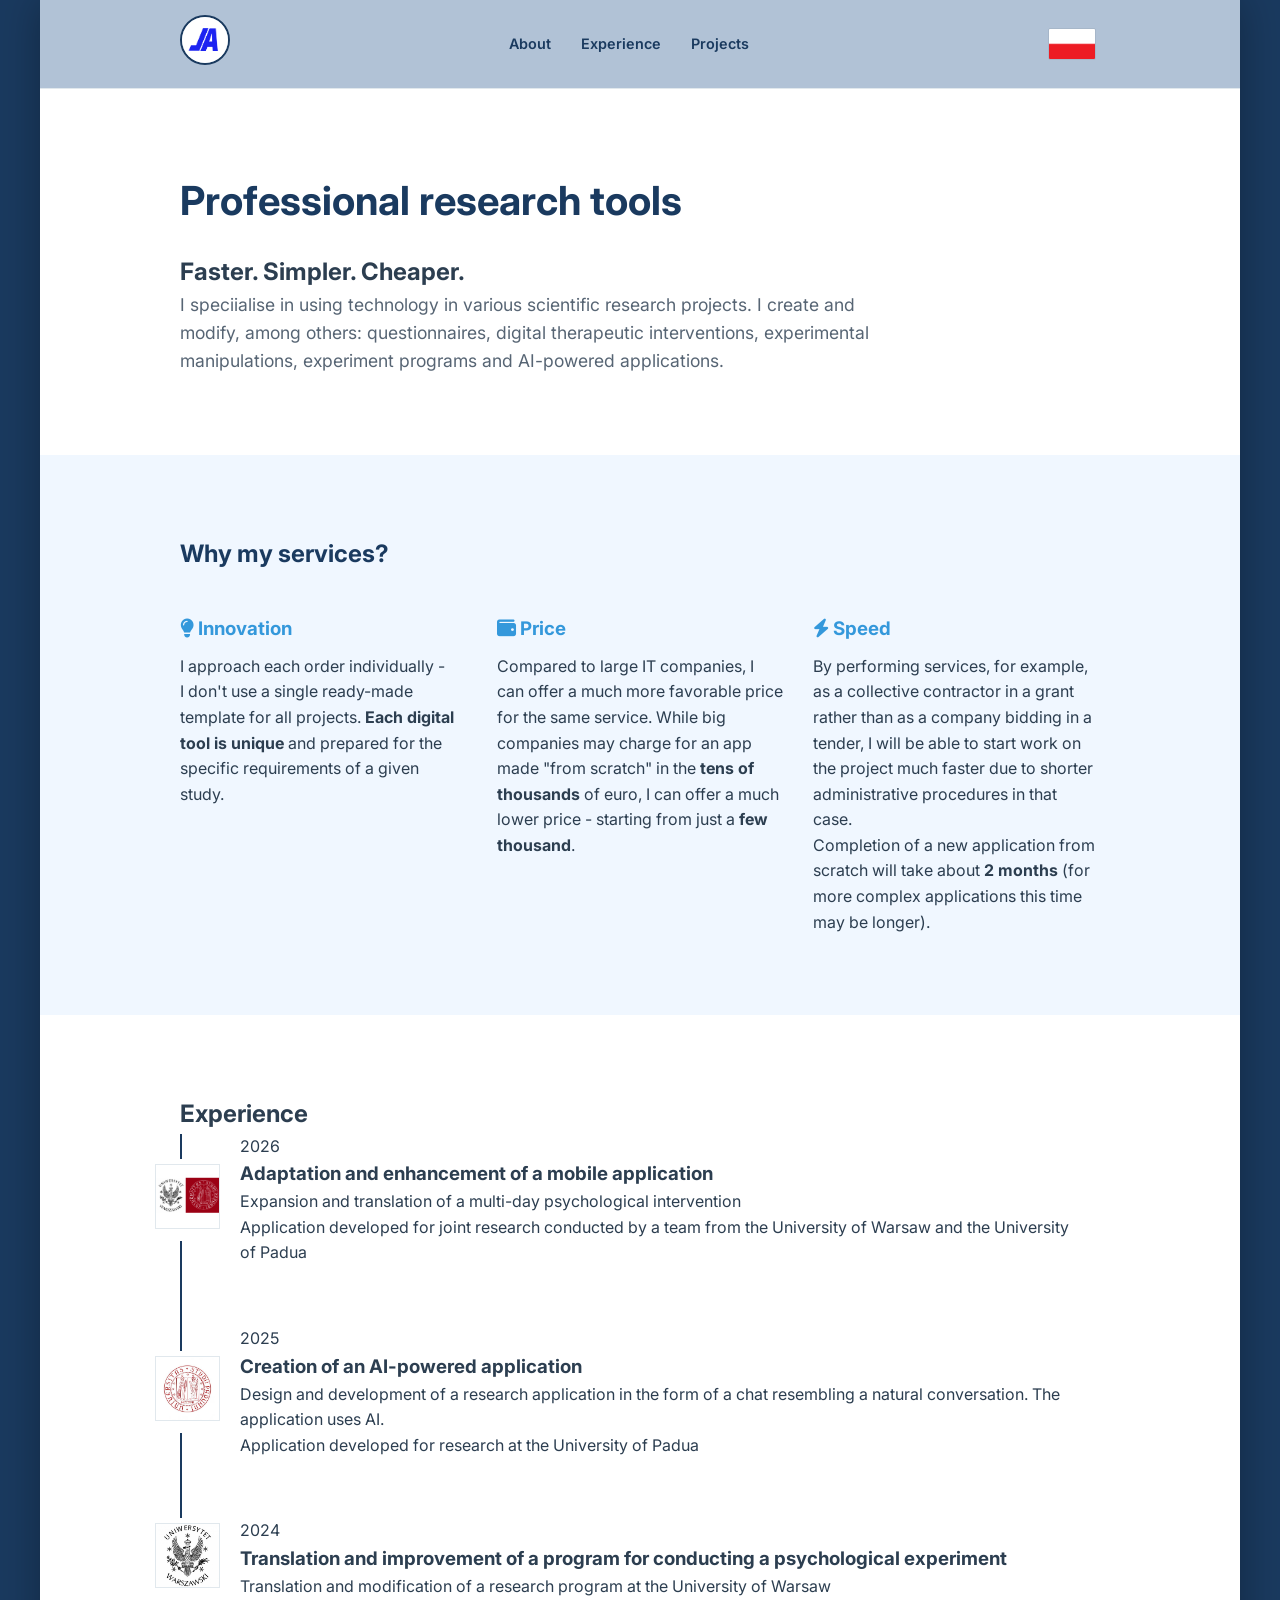
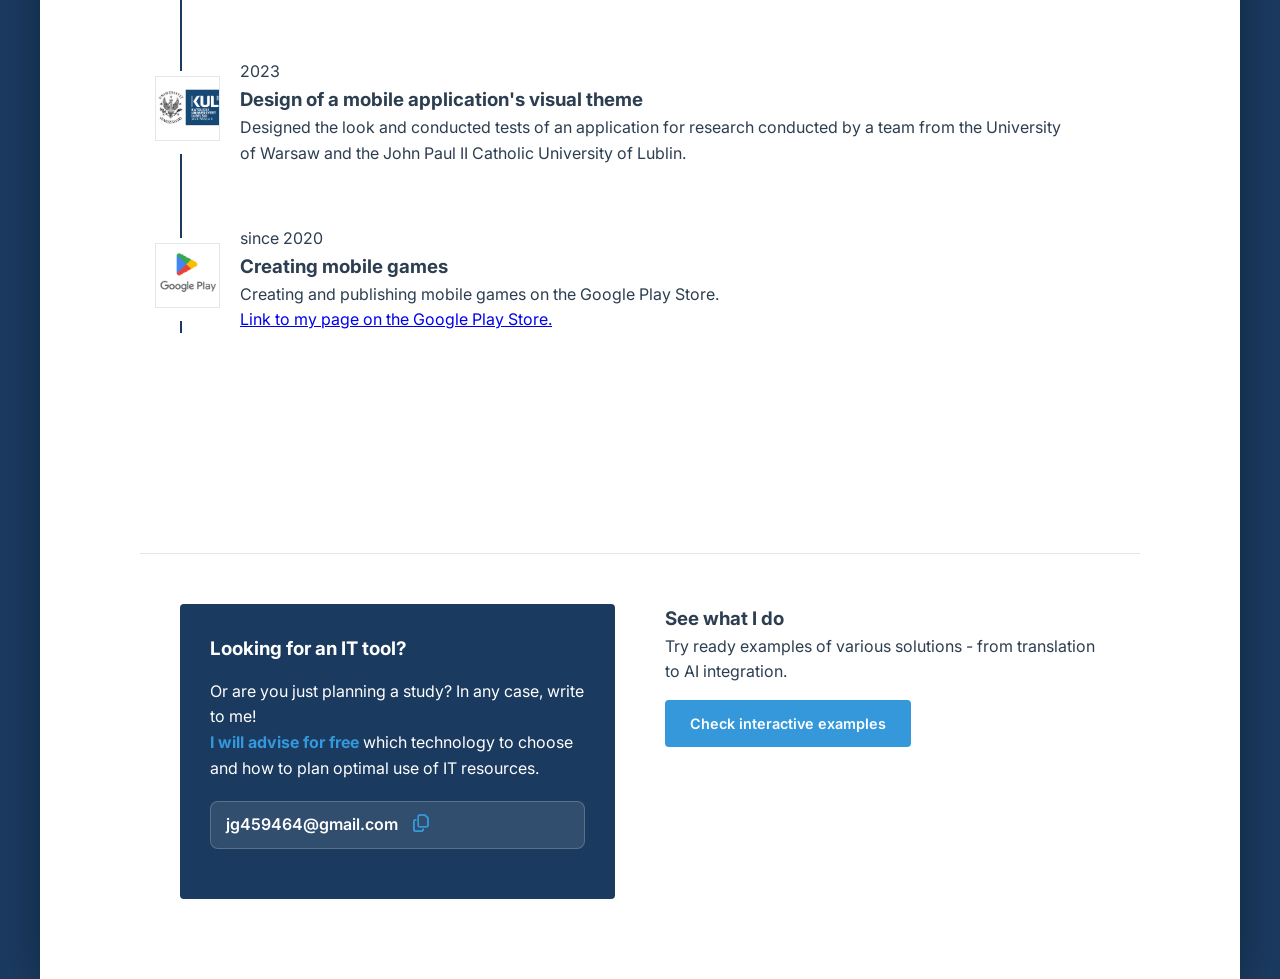
<file: index.html>
<!DOCTYPE html>
<html lang="pl">
<head>
    <meta charset="UTF-8">
    <meta name="viewport" content="width=device-width, initial-scale=1.0">
    <title>Portfolio | Digital Solutions</title>
    <link rel="stylesheet" href="style.css">
    <link rel="preconnect" href="https://fonts.googleapis.com">
    <link rel="preconnect" href="https://fonts.gstatic.com" crossorigin>
    <link href="https://fonts.googleapis.com/css2?family=Inter:wght@300;400;600;700&display=swap" rel="stylesheet">
    <link rel="stylesheet" href="https://cdnjs.cloudflare.com/ajax/libs/font-awesome/6.4.0/css/all.min.css">
</head>
<body>

<div class="page-wrapper">
    <nav class="navbar">
        <div class="nav-container">
            <div class="nav-profile">
                <img src="images/logo1.png" alt="Logo" onerror="this.src='https://via.placeholder.com/50'">
            </div>
            <ul class="nav-links">
              <li><a href="index.html#home">About</a></li>
              <li><a href="index.html#experience">Experience</a></li>
              <li><a href="demo.html">Projects</a></li>
            </ul>

            <div class="nav-right">
              <!-- language switcher -->
              <a href="https://justappsjk.github.io" class="lang-link" title="switch to Polish version" aria-label="Polish">
                <img src="images/pl.png" alt="PL" onerror="this.src='https://via.placeholder.com/24'" width="24" height="16">
              </a>
            </div>

        </div>
    </nav>

    <header id="home" class="hero section">
        <div class="container hero-grid-main">
            <div class="hero-content">
                <h1>Professional research tools <br></h1>
                <h2><span class="highlight">Faster. Simpler. Cheaper. </span></h2>
                <p class="intro-text">
I speciialise in using technology in various scientific research projects. I create and modify, among others: questionnaires, digital therapeutic interventions, experimental manipulations, experiment programs and AI-powered applications.                  </div>
                <div class="hero-image">
                    <!-- Placeholder na Twoje zdjęcie lub grafikę -->
                </div>
            </div>
        </header>

    <section class="services section">
        <div class="container">
            <h2 class="section-title">Why my services?</h2>
            <div class="services-grid">
                <div class="service-item">
                    <h3><i class="fa-solid fa-lightbulb icon-right"></i> Innovation</h3></h3>
                    <p>I approach each order individually - <br> I don't use a single ready-made template for all projects. <strong>Each digital tool is unique</strong> and prepared for the specific requirements of a given study.</p>
                </div>
                <div class="service-item">
                    <h3><i class="fa-solid fa-wallet icon-main"></i> Price</h3>
                    <p>Compared to large IT companies, I can offer a much more favorable price for the same service. While big companies may charge for an app made "from scratch" in the <strong>tens of thousands</strong> of euro, I can offer a much lower price - starting from just a <strong>few thousand</strong>.</p>
                </div>
                <div class="service-item">
                    <h3><i class="fa-solid fa-bolt icon-main"></i> Speed</h3></h3>
                    <p>By performing services, for example, as a collective contractor in a grant rather than as a company bidding in a tender, I will be able to start work on the project much faster due to shorter administrative procedures in that case.</p>
                    <p>Completion of a new application from scratch will take about <strong>2 months</strong> (for more complex applications this time may be longer).</p>
                </div>
            </div>
        </div>
    </section>

    <section id="experience" class="experience section">
        <div class="container">
            <h2 class="section-title">Experience</h2>
            <div class="timeline">
                <div class="timeline-item">
                    <div class="timeline-img">
                        <img src="images/duo.png" alt="Company">
                    </div>
                        <div class="timeline-content">
                        <span class="date">2026</span>
                        <h3>Adaptation and enhancement of a mobile application</h3>
                        <p>Expansion and translation of a multi-day psychological intervention</p>
                        <p>Application developed for joint research conducted by a team from the University of Warsaw and the University of Padua</p>
                    </div>
                </div>

                <div class="timeline-item">
                    <div class="timeline-img">
                        <img src="images/padva.png" alt="Company">
                    </div>
                        <div class="timeline-content">
                        <span class="date">2025</span>
                        <h3>Creation of an AI-powered application</h3>
                        <p>Design and development of a research application in the form of a chat resembling a natural conversation. The application uses AI.</p>
                        <p>Application developed for research at the University of Padua</p>
                    </div>
                </div>


                <div class="timeline-item">
                    <div class="timeline-img">
                        <img src="images/logowarszawa.png" alt="Company">
                    </div>
                        <div class="timeline-content">
                        <span class="date">2024</span>
                        <h3>Translation and improvement of a program for conducting a psychological experiment</h3>
                        <p>Translation and modification of a research program at the University of Warsaw</p>
                    </div>
                </div>

                <div class="timeline-item">
                    <div class="timeline-img">
                        <img src="images/duo2.png" alt="Company">
                    </div>
                        <div class="timeline-content">
                        <span class="date">2023</span>
                        <h3>Design of a mobile application's visual theme</h3>
                        <p>Designed the look and conducted tests of an application for research conducted by a team from the University of Warsaw and the John Paul II Catholic University of Lublin.</p>

                    </div>
                </div>
                <div class="timeline-item">
                    <div class="timeline-img">
                        <img src="images/gplay.png" alt="Company">
                    </div>
                    <div class="timeline-content">
                        <span class="date">since 2020</span>
                        <h3>Creating mobile games</h3>
                        <p>Creating and publishing mobile games on the Google Play Store.</p>
                        <a href="https://play.google.com/store/apps/dev?id=5700654377016469645" class="advanced-link">
                            Link to my page on the Google Play Store.
                        </a>
                    </div>
                </div>
            </div>
        </div>
    </section>


        <footer class="footer section" id="contact">
    <div class="container footer-grid">
        <div class="contact-card">
            <h3>Looking for an IT tool?</h3>
            <p>Or are you just planning a study? In any case, write to me!</p>
            <p><strong>I will advise for free</strong> which technology to choose and how to plan optimal use of IT resources.</p>
            <div class="email-wrapper">
                <span id="email-address">jg459464@gmail.com</span>
                <button onclick="copyEmail()" id="copy-btn" title="Copy address">
                    <i class="fa-regular fa-copy"></i>
                </button>
                <span id="copy-msg">Copied!</span>
            </div>
        </div>

        <div class="demo-cta">
            <h3>See what I do</h3>
            <p>Try ready examples of various solutions - from translation to AI integration.</p>
            <a href="demo.html" class="btn-primary">Check interactive examples</a>
        </div>
    </div>
</footer>


</div>
<script src="script.js"></script>
</body>
</html>
</file>
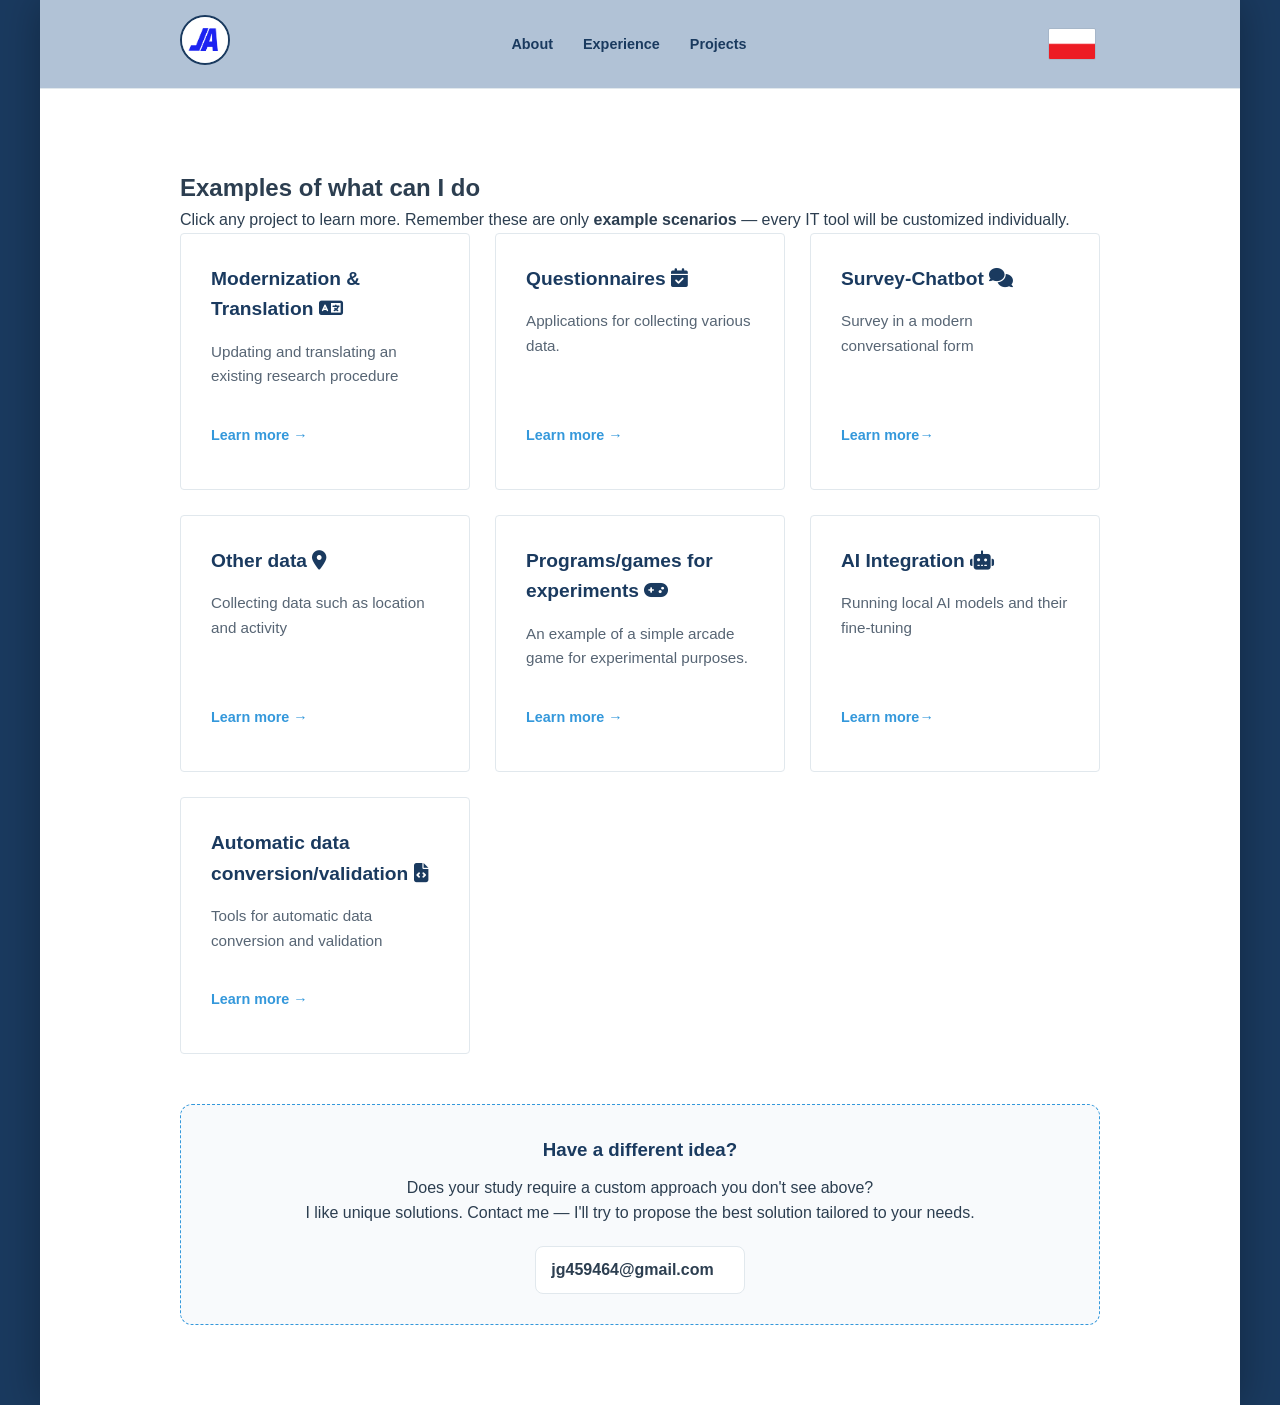
<file: demo.html>
<!DOCTYPE html>
<html lang="pl">
<head>
    <meta charset="UTF-8">
    <meta name="viewport" content="width=device-width, initial-scale=1.0">
    <title>Demo projects | Portfolio</title>
    <link rel="stylesheet" href="style.css">
    <link rel="stylesheet" href="https://cdnjs.cloudflare.com/ajax/libs/font-awesome/6.4.0/css/all.min.css">
</head>
<body>
    <div class="page-wrapper">
        <nav class="navbar">
            <div class="nav-container">
                <div class="nav-profile">
                    <img src="images/logo1.png" alt="Logo" onerror="this.src='https://via.placeholder.com/50'">
                </div>
                <ul class="nav-links">
                  <li><a href="index.html#home">About</a></li>
                  <li><a href="index.html#experience">Experience</a></li>
                  <li><a href="demo.html">Projects</a></li>
                </ul>
                <div class="nav-right">
                  <!-- language switcher -->
                  <a href="https://justappsjk.github.io/demo.html" class="lang-link" title="switch to Polish version" aria-label="English">
                    <img src="images/pl.png" alt="EN" onerror="this.src='https://via.placeholder.com/24'" width="24" height="16">
                  </a>
                </div>
            </div>
        </nav>

 <section class="section">
        <div class="container">
            <h1 class="section-title">Examples of what can I do</h1>
            <p class="section-subtitle">
                Click any project to learn more. Remember these are only <strong>example scenarios</strong> — every IT tool will be customized individually.
            </p>
            <div class="demo-grid">
                
                <div class="demo-card">
                    <div class="card-header">
                        <h3>Modernization & Translation  <i class="fa-solid fa-language demo-icon-inline"></i></h3>
                    </div>
                    <p>Updating and translating an existing research procedure</p>
                    <a href="demo/app1.html" class="btn-secondary">Learn more →</a>
                </div>

                <div class="demo-card">
                    <div class="card-header">
                        <h3>Questionnaires  <i class="fa-solid fa-calendar-check demo-icon-inline"></i></h3>
                    </div>
                    <p>Applications for collecting various data.</p>
                    <a href="demo/app6.html" class="btn-secondary">Learn more →</a>
                </div>

                <div class="demo-card">
                    <div class="card-header">
                        <h3>Survey-Chatbot <i class="fa-solid fa-comments demo-icon-inline"></i></h3>
                    </div>
                    <p>Survey in a modern conversational form</p>
                    <a href="demo/app7.html" class="btn-secondary">Learn more→</a>
                </div>

                <div class="demo-card">
                    <div class="card-header">
                        <h3>Other data <i class="fa-solid fa-location-dot demo-icon-inline"></i></h3>
                    </div>
                    <p>Collecting data such as location and activity</p>
                    <a href="demo/app2.html" class="btn-secondary">Learn more →</a>
                </div>

                <div class="demo-card">
                    <div class="card-header">
                        <h3>Programs/games for experiments  <i class="fa-solid fa-gamepad demo-icon-inline"></i></h3>
                    </div>
                    <p>An example of a simple arcade game for experimental purposes.</p>
                    <a href="demo/app5.html" class="btn-secondary">Learn more →</a>
                </div>

                <div class="demo-card">
                    <div class="card-header">
                        <h3>AI Integration <i class="fa-solid fa-robot demo-icon-inline"></i></h3>
                    </div>
                    <p>Running local AI models and their fine-tuning</p>
                    <a href="demo/app3.html" class="btn-secondary">Learn more→</a>
                </div>

                <div class="demo-card">
                    <div class="card-header">
                        <h3>Automatic data conversion/validation <i class="fa-solid fa-file-code demo-icon-inline"></i></h3>
                    </div>
                    <p>Tools for automatic data conversion and validation</p>
                    <a href="demo/app4.html" class="btn-secondary">Learn more →</a>
                </div>

            </div>
<div class="custom-idea-box" style="margin-top: 50px; padding: 30px; background: #f8fafc; border-radius: 12px; border: 1px dashed var(--accent-blue); text-align: center;">
    <h3 style="color: var(--primary-blue); margin-bottom: 10px;">Have a different idea?</h3>
    <p style="color: var(--text-muted); margin-bottom: 20px;">
        Does your study require a custom approach you don't see above?<br> I like unique solutions.
        Contact me — I'll try to propose the best solution tailored to your needs.
    </p>

<!-- Centered email wrapper -->
<div class="email-wrapper" style="margin: 0 auto; max-width: fit-content; background: #fff; border: 1px solid var(--border-color);">
      <span id="email-address">jg459464@gmail.com</span>
</div>
</div>
        </section>
    </div>
</body>
</html>
</file>
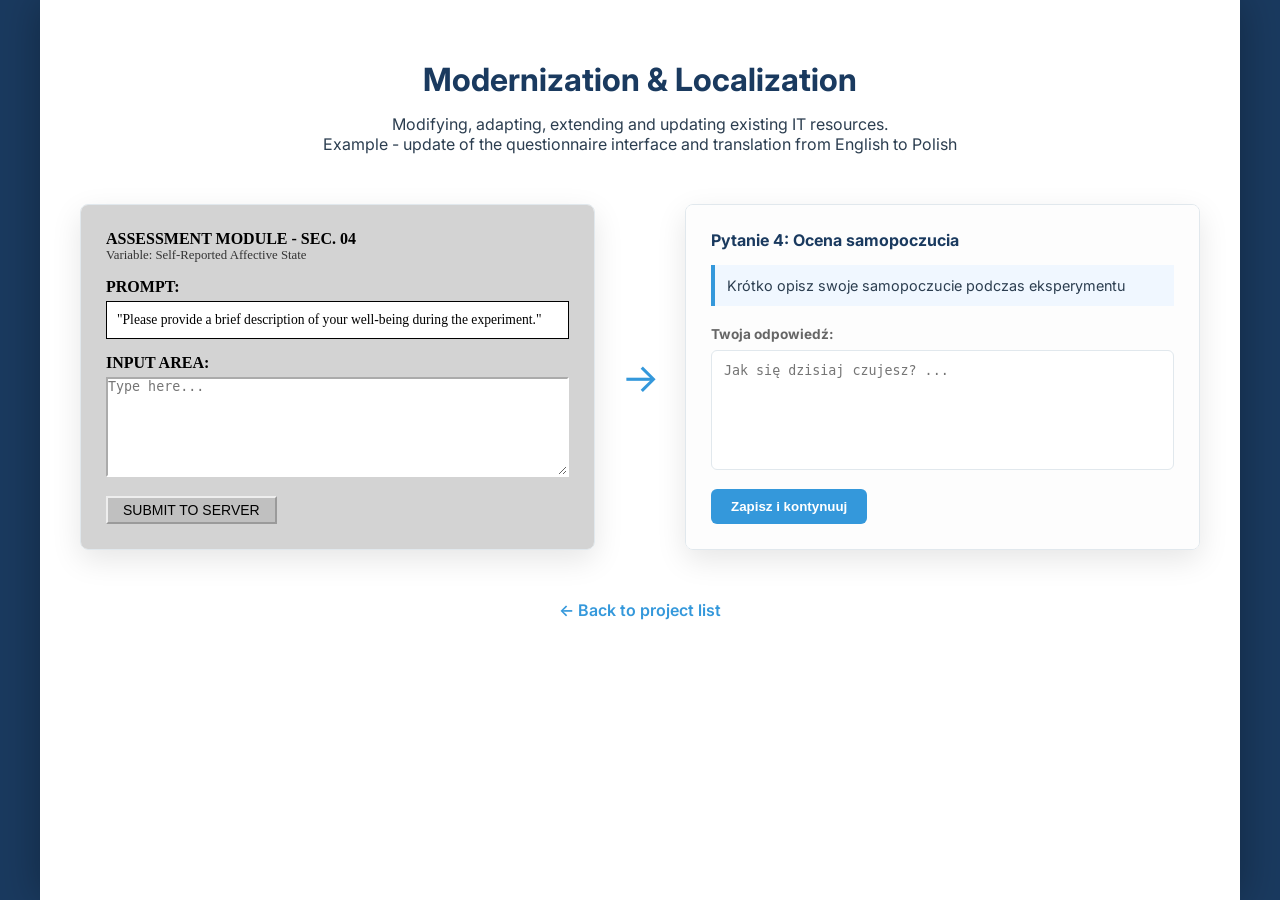
<file: demo/app1.html>
<!DOCTYPE html>
<html lang="pl">
<head>
    <meta charset="UTF-8">
    <meta name="viewport" content="width=device-width, initial-scale=1.0">
    <title>Modernizacja i Lokalizacja - Demo</title>
    <link rel="preconnect" href="https://fonts.googleapis.com">
    <link rel="preconnect" href="https://fonts.gstatic.com" crossorigin>
    <link href="https://fonts.googleapis.com/css2?family=Inter:wght@300;400;600;700&display=swap" rel="stylesheet">
    <style>
        :root {
            --primary-blue: #1a3a5f;
            --accent-blue: #3498db;
            --bg-page: #ffffff;
            --text-dark: #2c3e50;
            --border-color: #e1e8ed;
        }

        * { margin: 0; padding: 0; box-sizing: border-box; }

        body { 
            font-family: 'Inter', sans-serif; 
            background: var(--primary-blue); 
            color: var(--text-dark);
            min-height: 100vh;
        }

        .lang-pl .en { display: none; }
        .lang-en .pl { display: none; }

        .page-wrapper {
            max-width: 1200px;
            margin: 0 auto;
            background-color: var(--bg-page);
            min-height: 100vh;
            box-shadow: 0 0 40px rgba(0,0,0,0.3);
        }

        .navbar {
            position: sticky;
            top: 0;
            width: 100%;
            background: rgba(255, 255, 255, 0.98);
            border-bottom: 1px solid var(--border-color);
            z-index: 1000;
            padding: 15px 40px;
        }

        .nav-container {
            max-width: 1000px;
            margin: 0 auto;
            display: flex;
            justify-content: space-between;
            align-items: center;
        }

        .nav-right { display: flex; align-items: center; gap: 20px; }
        
        .nav-links { display: flex; list-style: none; gap: 25px; }
        
        .nav-links a { 
            text-decoration: none; 
            color: var(--primary-blue); 
            font-weight: 600; 
            font-size: 0.9rem; 
        }

        .lang-btn {
            background: var(--primary-blue);
            color: white;
            border: none;
            padding: 5px 12px;
            border-radius: 4px;
            cursor: pointer;
            font-weight: bold;
        }

        .comparison-content { padding: 60px 40px; }

        .header { text-align: center; margin-bottom: 50px; }
        
        .header h2 { color: var(--primary-blue); font-size: 2rem; margin-bottom: 15px; }

        .grid { 
            display: grid; 
            grid-template-columns: 1fr 50px 1fr; 
            align-items: center; 
            gap: 20px; 
            margin-top: 40px;
        }
        
        .app-screenshot {
            border-radius: 8px;
            overflow: hidden;
            box-shadow: 0 10px 30px rgba(0,0,0,0.1);
            border: 1px solid var(--border-color);
        }

        .old-version { 
            background: #d3d3d3; 
            padding: 25px; 
            font-family: "Times New Roman", serif;
            color: #000;
        }
        
        .old-version label { display: block; font-weight: bold; margin-bottom: 5px; }
        
        .old-version textarea { 
            width: 100%; 
            height: 100px; 
            margin-bottom: 15px; 
            border: 2px inset #fff;
        }

        .old-btn { 
            background: #c0c0c0; 
            border: 2px outset #eee; 
            padding: 4px 15px; 
            font-size: 14px;
        }
        
        .new-version { 
            background: #fdfdfd; 
            padding: 25px; 
            font-family: 'Inter', sans-serif;
        }

        .new-version h4 { color: var(--primary-blue); margin-bottom: 15px; }
        
        .new-version .instruction {
            background: var(--light-blue);
            padding: 12px;
            border-left: 4px solid var(--accent-blue);
            font-size: 0.9rem;
            margin-bottom: 20px;
            background: #f0f7ff;
        }

        .new-version textarea { 
            width: 100%; 
            height: 120px; 
            border: 1px solid var(--border-color); 
            border-radius: 6px; 
            padding: 12px;
            margin-bottom: 15px;
            resize: none;
        }

        .new-btn { 
            background: var(--accent-blue); 
            color: white; 
            border: none; 
            padding: 10px 20px; 
            border-radius: 6px; 
            font-weight: 600;
            cursor: pointer;
        }
        
        .arrow { font-size: 40px; color: var(--accent-blue); text-align: center; }

        .back-container { text-align: center; margin-top: 50px; }
        
        .back-link { 
            color: var(--accent-blue); 
            text-decoration: none; 
            font-weight: 600; 
        }

        @media (max-width: 900px) {
            .grid { grid-template-columns: 1fr; }
            .arrow { transform: rotate(90deg); margin: 20px 0; }
            .navbar { padding: 15px 20px; }
        }
    </style>
</head>
<body class="lang-pl">

    <div class="page-wrapper">
        
        </nav>

<main class="comparison-content">
            <div class="header">
                <h2>
                    <span>Modernization & Localization</span>
                </h2>
                <p>

                    <span >Modifying, adapting, extending and updating existing IT resources. </span>
                    <div></div>
                    <span >Example - update of the questionnaire interface and translation from English to Polish</span>

                </p>
            </div>
            
            <div class="grid">
                <!-- Lewa strona: Stary interfejs -->
                <div class="app-screenshot">
                    <div class="old-version">
                        <h4>ASSESSMENT MODULE - SEC. 04</h4>
                        <p style="margin-bottom: 15px; font-size: 0.8rem; color: #333;">Variable: Self-Reported Affective State</p>
                        
                        <label>PROMPT:</label>
                        <div style="background: #fff; padding: 10px; border: 1px solid #000; font-size: 0.85rem; margin-bottom: 15px;">
                            "Please provide a brief description of your  well-being during the experiment."
                        </div>
                        
                        <label>INPUT AREA:</label>
                        <textarea placeholder="Type here..."></textarea>
                        <button class="old-btn">SUBMIT TO SERVER</button>
                    </div>
                </div>

                <div class="arrow">→</div>

                <!-- Prawa strona: Nowy interfejs -->
                <div class="app-screenshot">
                    <div class="new-version">
                        <h4>Pytanie 4: Ocena samopoczucia</h4>
                        
                        <div class="instruction">
                            <span >Krótko opisz swoje samopoczucie podczas eksperymentu </span>
                        </div>

                        <p style="font-size: 0.85rem; color: #666; margin-bottom: 8px;">
                            <strong><span >Twoja odpowiedź:</span><span class="en">Twoja odpowiedź:</span></strong>
                        </p>
                        
                        <textarea  placeholder="Jak się dzisiaj czujesz? ..."></textarea>
                        
                        <button class="new-btn">
                            <span >Zapisz i kontynuuj</span>
                        </button>
                    </div>
                </div>
            </div>
            
            <div class="back-container">
                <a href="../demo.html" class="back-link">
                    <span class=>← Back to project list</span>
                </a>
            </div>
        </main>
    </div>

    <script>
        const langToggle = document.getElementById('lang-toggle');
        const body = document.body;

        langToggle.addEventListener('click', () => {
            if (body.classList.contains('lang-pl')) {
                body.classList.remove('lang-pl');
                body.classList.add('lang-en');
                langToggle.textContent = 'PL';
            } else {
                body.classList.remove('lang-en');
                body.classList.add('lang-pl');
                langToggle.textContent = 'EN';
            }
        });
    </script>
</body>
</html>
</file>
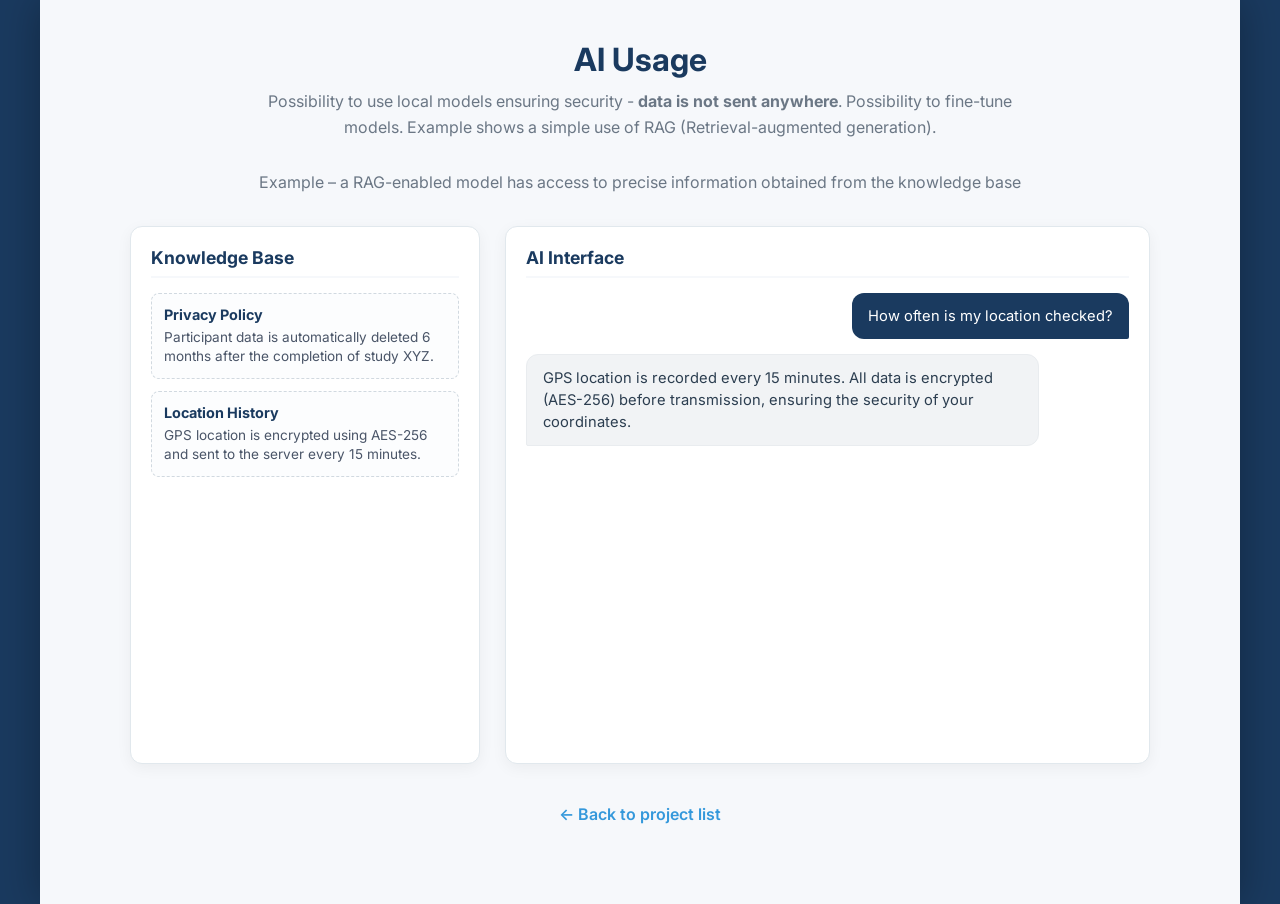
<file: demo/app3.html>
<!DOCTYPE html>
<html lang="pl">
<head>
    <meta charset="UTF-8">
    <meta name="viewport" content="width=device-width, initial-scale=1.0">
    <title>Demo RAG - System Wiedzy</title>
    <link rel="preconnect" href="https://fonts.googleapis.com">
    <link rel="preconnect" href="https://fonts.gstatic.com" crossorigin>
    <link href="https://fonts.googleapis.com/css2?family=Inter:wght@300;400;600;700&display=swap" rel="stylesheet">
    <style>
        :root {
            --primary-blue: #1a3a5f;
            --accent-blue: #3498db;
            --bg-page: #f6f8fb;
            --card-bg: #ffffff;
            --text-dark: #2c3e50;
            --muted: #6b7785;
            --border-color: #e1e8ed;
        }

        * { margin: 0; padding: 0; box-sizing: border-box; }

        body { 
            font-family: 'Inter', sans-serif; 
            background: var(--primary-blue); 
            color: var(--text-dark);
            min-height: 100vh;
        }

        .page-wrapper {
            max-width: 1200px;
            margin: 0 auto;
            background-color: var(--bg-page);
            min-height: 100vh;
            box-shadow: 0 0 40px rgba(0,0,0,0.3);
        }

        /* Nawigacja spójna z resztą demo */
        .navbar {
            position: sticky;
            top: 0;
            width: 100%;
            background: rgba(255, 255, 255, 0.98);
            border-bottom: 1px solid var(--border-color);
            z-index: 1000;
            padding: 15px 40px;
        }

        .nav-container {
            max-width: 1000px;
            margin: 0 auto;
            display: flex;
            justify-content: space-between;
            align-items: center;
        }

        .nav-links { display: flex; list-style: none; gap: 25px; }
        .nav-links a { text-decoration: none; color: var(--primary-blue); font-weight: 600; font-size: 0.9rem; }

        /* Kontent demo */
        .main-content { padding: 40px; max-width: 1100px; margin: 0 auto; }

        .header { text-align: center; margin-bottom: 30px; }
        .header h2 { color: var(--primary-blue); font-size: 2rem; margin-bottom: 10px; }
        .header p { color: var(--muted); line-height: 1.6; max-width: 800px; margin: 0 auto; }

        .grid { 
            display: grid; 
            grid-template-columns: 350px 1fr; 
            gap: 25px; 
            margin-top: 30px;
        }

        .panel { 
            background: var(--card-bg); 
            border-radius: 12px; 
            padding: 20px; 
            box-shadow: 0 4px 15px rgba(0,0,0,0.05);
            border: 1px solid var(--border-color);
        }

        h3 { font-size: 1.1rem; margin-bottom: 15px; color: var(--primary-blue); border-bottom: 2px solid var(--bg-page); padding-bottom: 8px; }

        /* Style Dokumentów */
        .badge {
            display: inline-block;
            padding: 4px 10px;
            border-radius: 20px;
            font-size: 0.75rem;
            background: #eef7ff;
            color: var(--accent-blue);
            font-weight: 600;
            margin-bottom: 15px;
        }

        .doc-item {
            background: #fcfdfe;
            border: 1px dashed #d1d9e0;
            padding: 12px;
            border-radius: 8px;
            margin-bottom: 12px;
        }

        .doc-item h4 { font-size: 0.9rem; margin-bottom: 5px; color: #1a3a5f; }
        .doc-item p { font-size: 0.85rem; color: #4a5568; line-height: 1.4; }

        /* Style Chatu */
        .chat-window {
            height: 450px;
            display: flex;
            flex-direction: column;
            gap: 15px;
        }

        .msg {
            max-width: 85%;
            padding: 12px 16px;
            border-radius: 12px;
            font-size: 0.92rem;
            line-height: 1.5;
        }

        .user {
            align-self: flex-end;
            background: var(--primary-blue);
            color: white;
            border-bottom-right-radius: 2px;
        }

        .bot {
            align-self: flex-start;
            background: #f1f3f5;
            color: var(--text-dark);
            border-bottom-left-radius: 2px;
            border: 1px solid #e9ecef;
        }

        .source-tag {
            display: block;
            margin-top: 8px;
            font-size: 0.75rem;
            color: var(--muted);
            font-style: italic;
            border-top: 1px solid #dee2e6;
            padding-top: 5px;
        }

        .rag-info {
            margin-top: 20px;
            padding: 15px;
            background: #fff9db;
            border-radius: 8px;
            font-size: 0.85rem;
            color: #856404;
            border: 1px solid #ffeeba;
        }

        .back-container { text-align: center; margin-top: 40px; padding-bottom: 40px; }
        .back-link { color: var(--accent-blue); text-decoration: none; font-weight: 600; }

        @media (max-width: 900px) {
            .grid { grid-template-columns: 1fr; }
            .navbar { padding: 15px 20px; }
        }
    </style>
</head>
<body>

    <div class="page-wrapper">

        </nav>

        <main class="main-content">
            <div class="header">
                <h2>AI Usage</h2>
                <p>Possibility to use local models ensuring security - <strong>data is not sent anywhere</strong>. Possibility to fine-tune models. Example shows a simple use of RAG (Retrieval-augmented generation).</p>
            </div>
            <div class="header">
                <p>Example – a RAG-enabled model has access to precise information obtained from the knowledge base</p>
            </div>

            <div class="grid">
                <!-- Sources Panel -->
                <div class="panel">
                    <h3>Knowledge Base</h3>
                    <div class="doc-item">
                        <h4>Privacy Policy</h4>
                        <p>Participant data is automatically deleted 6 months after the completion of study XYZ.</p>
                    </div>

                    <div class="doc-item">
                        <h4>Location History</h4>
                        <p>GPS location is encrypted using AES-256 and sent to the server every 15 minutes.</p>
                    </div>

                    <div style="font-size: 0.8rem; color: var(--muted); margin-top: 20px;">
                    </div>
                </div>

                <!-- Chat Panel -->
                <div class="panel">
                    <h3>AI Interface</h3>

                    <div class="chat-window">

                        <div class="msg user">
                            How often is my location checked?
                        </div>

                        <div class="msg bot">
                            GPS location is recorded every 15 minutes. All data is encrypted (AES-256) before transmission, ensuring the security of your coordinates.
                        </div>
                    </div>
                </div>
            </div>

            <div class="back-container">
                <a href="../demo.html" class="back-link">← Back to project list</a>
            </div>
        </main>
    </div>

</body>
</html>
</file>
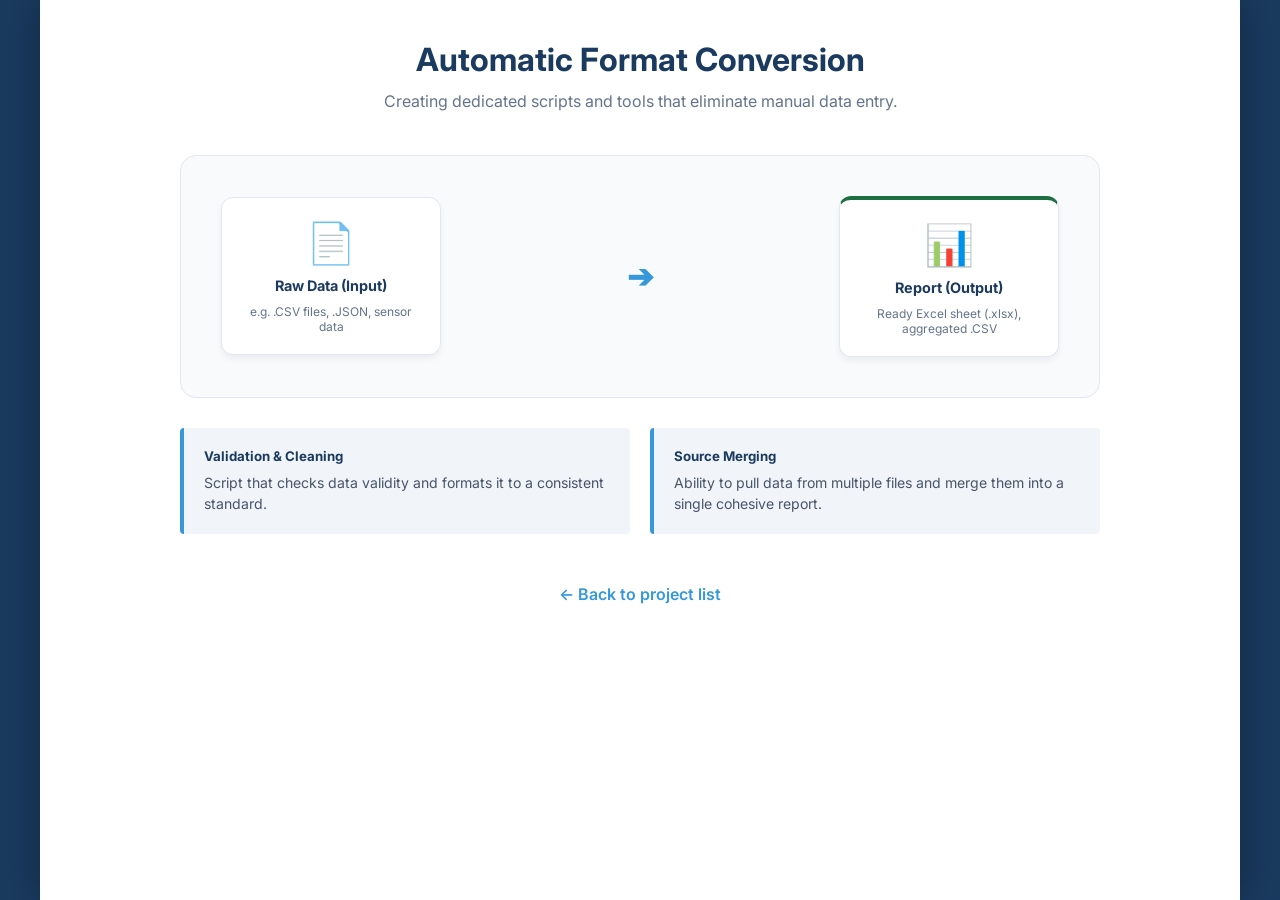
<file: demo/app4.html>
<!DOCTYPE html>
<html lang="pl">
<head>
    <meta charset="UTF-8">
    <meta name="viewport" content="width=device-width, initial-scale=1.0">
    <title>Automatyzacja Konwersji Danych - Demo</title>
    <link rel="preconnect" href="https://fonts.googleapis.com">
    <link rel="preconnect" href="https://fonts.gstatic.com" crossorigin>
    <link href="https://fonts.googleapis.com/css2?family=Inter:wght@300;400;600;700&display=swap" rel="stylesheet">
    <style>
        :root {
            --primary-blue: #1a3a5f;
            --accent-blue: #3498db;
            --bg-page: #ffffff;
            --card-bg: #f8fafc;
            --text-dark: #2c3e50;
            --border-color: #e2e8f0;
            --excel-green: #1d6f42;
        }

        * { margin: 0; padding: 0; box-sizing: border-box; }

        body { 
            font-family: 'Inter', sans-serif; 
            background: var(--primary-blue); 
            color: var(--text-dark);
            min-height: 100vh;
        }

        .page-wrapper {
            max-width: 1200px;
            margin: 0 auto;
            background-color: #ffffff;
            min-height: 100vh;
            box-shadow: 0 0 40px rgba(0,0,0,0.3);
        }

        .navbar {
            position: sticky;
            top: 0;
            width: 100%;
            background: #fff;
            border-bottom: 1px solid var(--border-color);
            z-index: 1000;
            padding: 15px 40px;
        }

        .nav-links a { text-decoration: none; color: var(--primary-blue); font-weight: 600; font-size: 0.9rem; }

        .main-content { padding: 40px; max-width: 1000px; margin: 0 auto; }

        .header { text-align: center; margin-bottom: 40px; }
        .header h2 { color: var(--primary-blue); font-size: 2rem; margin-bottom: 10px; }
        .header p { color: #64748b; line-height: 1.6; }

        /* Wizualizacja procesu */
        .conversion-flow {
            display: flex;
            align-items: center;
            justify-content: space-between;
            background: var(--card-bg);
            padding: 40px;
            border-radius: 16px;
            border: 1px solid var(--border-color);
            margin-bottom: 30px;
        }

        .data-box {
            width: 220px;
            padding: 20px;
            background: white;
            border-radius: 12px;
            box-shadow: 0 4px 6px rgba(0,0,0,0.05);
            text-align: center;
            border: 1px solid var(--border-color);
        }

        .data-box h4 { font-size: 0.9rem; margin-bottom: 10px; color: var(--primary-blue); }

        .file-icon { font-size: 2.5rem; margin-bottom: 10px; display: block; }
        
        .arrow-step {
            flex-grow: 1;
            text-align: center;
            color: var(--accent-blue);
            font-weight: bold;
            position: relative;
        }

        .arrow-step::after {
            content: "➔";
            font-size: 2rem;
            display: block;
        }

        .process-tag {
            font-size: 0.75rem;
            background: #dbeafe;
            padding: 4px 8px;
            border-radius: 4px;
            position: absolute;
            top: -25px;
            left: 50%;
            transform: translateX(-50%);
            white-space: nowrap;
        }

        /* Sekcja opisowa */
        .features-grid {
            display: grid;
            grid-template-columns: 1fr 1fr;
            gap: 20px;
            margin-top: 20px;
        }

        .feature-card {
            padding: 20px;
            border-left: 4px solid var(--accent-blue);
            background: #f1f5f9;
            border-radius: 4px;
        }

        .feature-card h5 { margin-bottom: 8px; color: var(--primary-blue); }
        .feature-card p { font-size: 0.88rem; color: #475569; line-height: 1.5; }

        .back-container { text-align: center; margin-top: 50px; padding-bottom: 40px; }
        .back-link { color: var(--accent-blue); text-decoration: none; font-weight: 600; }

        @media (max-width: 768px) {
            .conversion-flow { flex-direction: column; gap: 30px; }
            .arrow-step { transform: rotate(90deg); margin: 10px 0; }
            .features-grid { grid-template-columns: 1fr; }
        }
    </style>
</head>
<body>

    <div class="page-wrapper">
        </nav>

        <main class="main-content">
            <div class="header">
                <h2>Automatic Format Conversion</h2>
                <p>Creating dedicated scripts and tools that eliminate manual data entry.</p>
            </div>

            <!-- Visual Diagram -->
            <div class="conversion-flow">
                <!-- Input -->
                <div class="data-box">
                    <span class="file-icon">📄</span>
                    <h4>Raw Data (Input)</h4>
                    <p style="font-size: 0.75rem; color: #64748b;">e.g. .CSV files, .JSON, sensor data</p>
                </div>

                <!-- Process -->
                <div class="arrow-step">
                </div>

                <!-- Output -->
                <div class="data-box" style="border-top: 4px solid var(--excel-green);">
                    <span class="file-icon" style="color: var(--excel-green);">📊</span>
                    <h4>Report (Output)</h4>
                    <p style="font-size: 0.75rem; color: #64748b;">Ready Excel sheet (.xlsx), aggregated .CSV</p>
                </div>
            </div>

            <!-- Features -->
            <div class="features-grid">
                <div class="feature-card">
                    <h5>Validation & Cleaning</h5>
                    <p>Script that checks data validity and formats it to a consistent standard.</p>
                </div>
                <div class="feature-card">
                    <h5>Source Merging</h5>
                    <p>Ability to pull data from multiple files and merge them into a single cohesive report.</p>
                </div>
            </div>

            <div class="back-container">
                <a href="../demo.html" class="back-link">← Back to project list</a>
            </div>
        </main>
    </div>

</body>
</html>
</file>
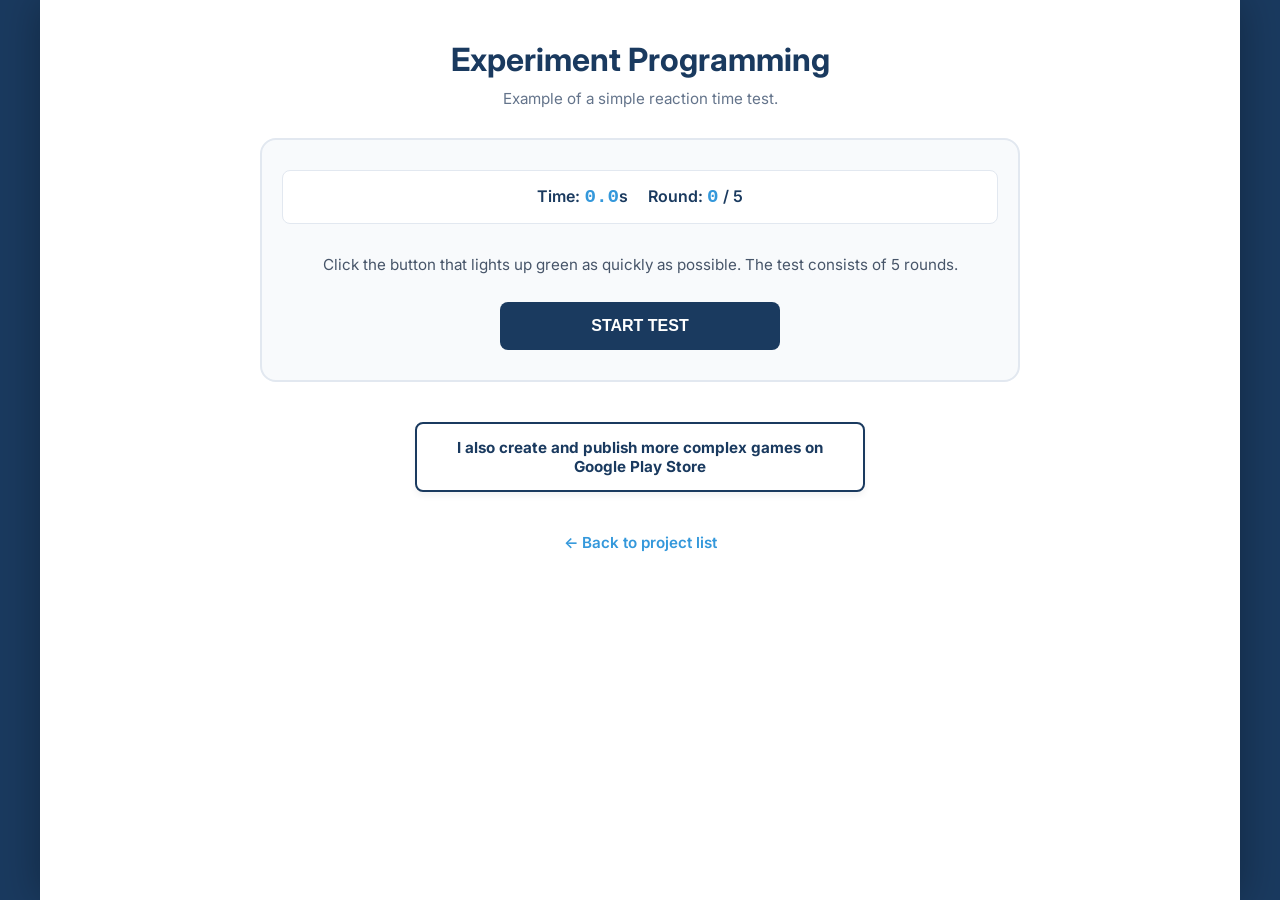
<file: demo/app5.html>
<!DOCTYPE html>
<html lang="pl">
<head>
    <meta charset="UTF-8">
    <meta name="viewport" content="width=device-width, initial-scale=1.0">
    <title>Eksperyment: Czas Reakcji - Demo</title>
    <link rel="preconnect" href="https://fonts.googleapis.com">
    <link rel="preconnect" href="https://fonts.gstatic.com" crossorigin>
    <link href="https://fonts.googleapis.com/css2?family=Inter:wght@300;400;600;700&display=swap" rel="stylesheet">
    <style>
        :root {
            --primary-blue: #1a3a5f;
            --accent-blue: #3498db;
            --bg-page: #ffffff;
            --card-bg: #f8fafc;
            --text-dark: #2c3e50;
            --border-color: #e2e8f0;
            --success-green: #2ecc71;
        }

        * { margin: 0; padding: 0; box-sizing: border-box; }

        body { 
            font-family: 'Inter', sans-serif; 
            background: var(--primary-blue); 
            color: var(--text-dark);
            min-height: 100vh;
        }

        .page-wrapper {
            max-width: 1200px;
            margin: 0 auto;
            background-color: #ffffff;
            min-height: 100vh;
            box-shadow: 0 0 40px rgba(0,0,0,0.3);
        }

        .navbar {
            position: sticky;
            top: 0;
            width: 100%;
            background: #fff;
            border-bottom: 1px solid var(--border-color);
            z-index: 1000;
            padding: 15px 40px;
        }

        .nav-links a { text-decoration: none; color: var(--primary-blue); font-weight: 600; font-size: 0.9rem; }

        .main-content { padding: 40px 20px; max-width: 800px; margin: 0 auto; }

        .header { text-align: center; margin-bottom: 30px; padding: 0 10px; }
        .header h2 { color: var(--primary-blue); font-size: 2rem; margin-bottom: 10px; }
        .header p { color: #64748b; font-size: 0.95rem; }

        /* Panel Eksperymentu */
        .experiment-card {
            background: var(--card-bg);
            padding: 30px 20px;
            border-radius: 16px;
            border: 2px solid var(--border-color);
            text-align: center;
        }

        .stats-bar {
            display: flex;
            justify-content: center; 
            gap: 20px;              
            margin-bottom: 30px;
            background: white;
            padding: 15px;
            border-radius: 8px;
            border: 1px solid var(--border-color);
        }

        .stat-item { 
            font-weight: 600; 
            color: var(--primary-blue);
            font-size: 1rem;
            white-space: nowrap; 
        }

        .stat-item span { 
            color: var(--accent-blue); 
            font-size: 1.2rem;
            font-family: 'Courier New', Courier, monospace; 
        }

        .game-area {
            display: flex;
            justify-content: center;
            align-items: center;
            gap: 20px;
            margin: 40px 0;
            min-height: 120px;
        }

        /* Ulepszone responsywne tarcze (zawsze idealne koła) */
        .btn-target {
            width: 22vw;
            height: 22vw;
            max-width: 90px;
            max-height: 90px;
            border-radius: 50%;
            border: 4px solid #cbd5e1;
            background: white;
            cursor: pointer;
            transition: all 0.2s;
            outline: none;
            flex-shrink: 0; /* Blokada przed deformacją w flexboksie */
        }

        .btn-target.active {
            background: var(--success-green);
            border-color: #27ae60;
            transform: scale(1.08);
            box-shadow: 0 0 20px rgba(46, 204, 113, 0.4);
        }

        /* Przyciski sterujące */
        .btn-main {
            background: var(--primary-blue);
            color: white;
            border: none;
            padding: 15px 40px;
            border-radius: 8px;
            font-weight: 600;
            cursor: pointer;
            font-size: 1rem;
            transition: background 0.2s;
            width: 100%;
            max-width: 280px;
        }

        .btn-main:hover { background: var(--accent-blue); }

        /* Link zmieniony w nowoczesny przycisk Google Play Store */
        .google-play-btn-container {
            text-align: center;
            margin: 40px 0;
            padding: 0 10px;
        }

        .btn-google-play {
            display: inline-block;
            background: #fff;
            color: var(--primary-blue);
            border: 2px solid var(--primary-blue);
            padding: 14px 28px;
            border-radius: 8px;
            text-decoration: none;
            font-weight: 700;
            font-size: 0.95rem;
            transition: all 0.3s ease;
            box-shadow: 0 4px 6px rgba(0,0,0,0.05);
            width: 100%;
            max-width: 450px;
        }

        .btn-google-play:hover {
            background: var(--primary-blue);
            color: #fff;
            transform: translateY(-2px);
            box-shadow: 0 6px 12px rgba(26, 58, 95, 0.2);
        }

        .back-container { text-align: center; margin-top: 30px; padding-bottom: 40px; }
        .back-link { color: var(--accent-blue); text-decoration: none; font-weight: 600; font-size: 0.95rem; }
        .back-link:hover { text-decoration: underline; }

        .hidden { display: none; }

        /* Ekran mobilny - poprawki nakładania */
        @media (max-width: 480px) {
            .main-content { padding: 20px 15px; }
            .header h2 { font-size: 1.6rem; }
            .stats-bar { gap: 15px; padding: 10px; }
            .stat-item { font-size: 0.9rem; }
            .stat-item span { font-size: 1.1rem; }
            .game-area { gap: 15px; margin: 30px 0; }
            .btn-target { border-width: 3px; }
        }
    </style>
</head>
<body>

    <div class="page-wrapper">


        <main class="main-content">
            <div class="header">
                <h2>Experiment Programming</h2>
                <p>Example of a simple reaction time test.</p>
            </div>

            <div class="experiment-card">
                <!-- Stats -->
                <div class="stats-bar">
                    <div class="stat-item">
                        Time: <span id="timer">0.0</span>s
                    </div>
                    <div class="stat-item">
                        Round: <span id="score">0</span> / 5
                    </div>
                </div>

                <!-- Start Screen -->
                <div id="start-screen">
                    <p style="margin-bottom: 25px; color: #475569; font-size: 0.95rem; line-height: 1.5;">
                        Click the button that lights up green as quickly as possible. The test consists of 5 rounds.
                    </p>
                    <button class="btn-main" onclick="startGame()">START TEST</button>
                </div>

                <!-- Game Area -->
                <div id="game-screen" class="hidden">
                    <div class="game-area">
                        <button class="btn-target" id="target-0" onclick="checkClick(0)"></button>
                        <button class="btn-target" id="target-1" onclick="checkClick(1)"></button>
                        <button class="btn-target" id="target-2" onclick="checkClick(2)"></button>
                    </div>
                </div>
            </div>

            <!-- Google Play CTA -->
            <div class="google-play-btn-container">
                <a href="https://play.google.com/store/apps/dev?id=5700654377016469645" target="_blank" class="btn-google-play">
                    I also create and publish more complex games on Google Play Store
                </a>
            </div>

            <div class="back-container">
                <a href="../demo.html" class="back-link">← Back to project list</a>
            </div>
        </main>
    </div>

    <script>
        let score = 0;
        let gameActive = false;
        let currentTarget = -1;
        let timerInterval;

        function startGame() {
            score = 0;
            document.getElementById('score').textContent = score;
            document.getElementById('start-screen').classList.add('hidden');
            document.getElementById('game-screen').classList.remove('hidden');
            gameActive = true;
            startTimer();
            nextRound();
        }

        function startTimer() {
            let totalTime = 0;
            document.getElementById('timer').textContent = "0.0";
            timerInterval = setInterval(() => {
                totalTime += 0.1;
                document.getElementById('timer').textContent = totalTime.toFixed(1);
            }, 100);
        }

        function nextRound() {
            document.querySelectorAll('.btn-target').forEach(b => b.classList.remove('active'));
            currentTarget = -1; // Reset celu przed losowaniem delayu
            
            const delay = Math.random() * 1500 + 500;
            
            setTimeout(() => {
                if (!gameActive) return;
                currentTarget = Math.floor(Math.random() * 3);
                document.getElementById(`target-${currentTarget}`).classList.add('active');
            }, delay);
        }

        function checkClick(index) {
            if (!gameActive || index !== currentTarget) return;

            if (document.getElementById(`target-${index}`).classList.contains('active')) {
                score++;
                document.getElementById('score').textContent = score;
                document.getElementById(`target-${index}`).classList.remove('active');
                currentTarget = -1;
                
                if (score >= 5) {
                    endGame();
                } else {
                    nextRound();
                }
            }
        }

        function endGame() {
            gameActive = false;
            clearInterval(timerInterval);
            alert("Test finished! Your time: " + document.getElementById('timer').textContent + "s");
            location.reload(); 
        }
    </script>
</body>
</html>
</file>
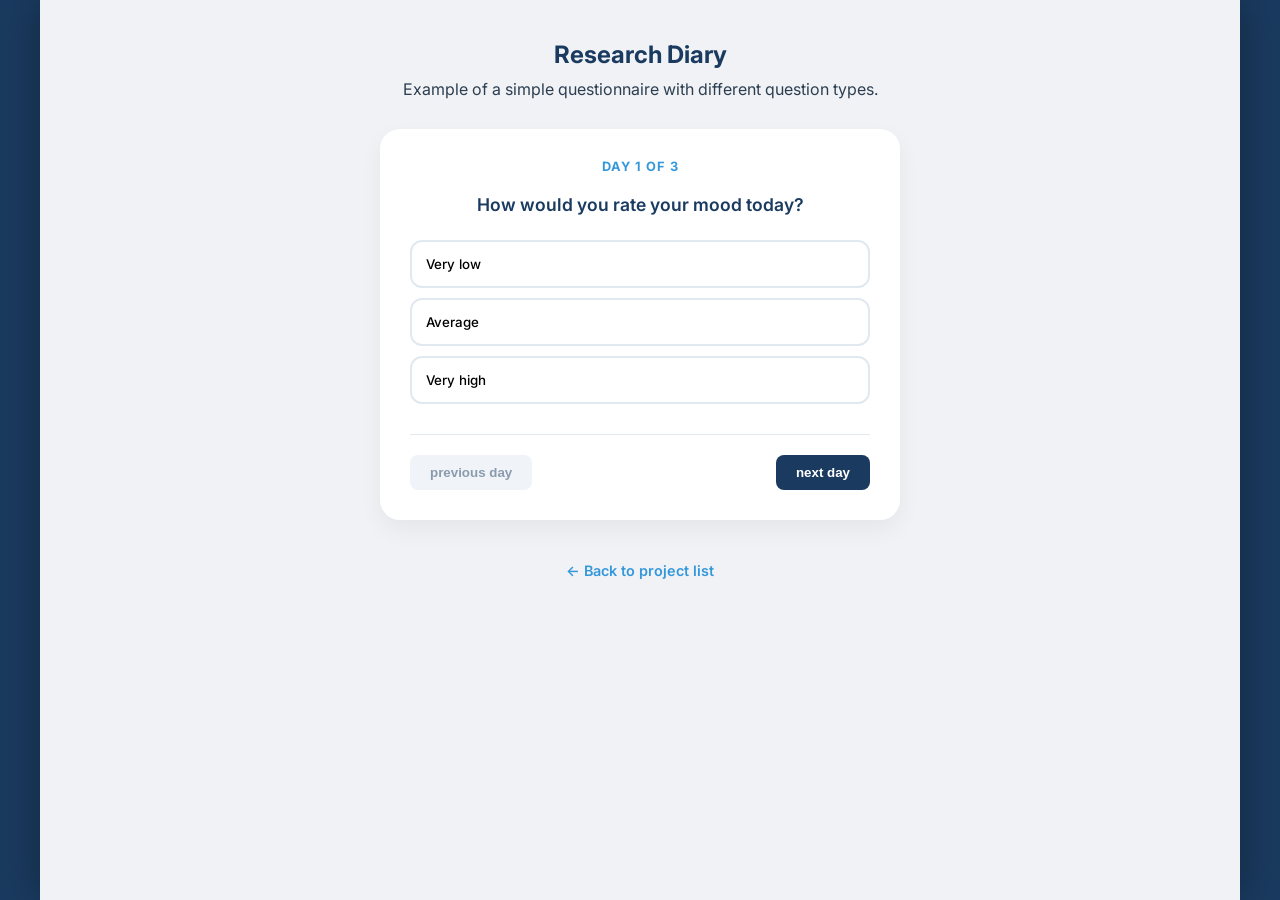
<file: demo/app6.html>
<!DOCTYPE html>
<html lang="pl">
<head>
    <meta charset="UTF-8">
    <meta name="viewport" content="width=device-width, initial-scale=1.0">
    <title>Dzienniczek Badawczy - Demo</title>
    <link rel="preconnect" href="https://fonts.googleapis.com">
    <link href="https://fonts.googleapis.com/css2?family=Inter:wght@300;400;600;700&display=swap" rel="stylesheet">
    <style>
        :root {
            --primary-blue: #1a3a5f;
            --accent-blue: #3498db;
            --bg-page: #f0f2f5;
            --card-bg: #ffffff;
            --text-dark: #2c3e50;
            --border-color: #e2e8f0;
        }

        * { margin: 0; padding: 0; box-sizing: border-box; }
        body { font-family: 'Inter', sans-serif; background: var(--primary-blue); color: var(--text-dark); min-height: 100vh; }

        .page-wrapper { max-width: 1200px; margin: 0 auto; background-color: var(--bg-page); min-height: 100vh; box-shadow: 0 0 40px rgba(0,0,0,0.3); }
        .navbar { background: #fff; border-bottom: 1px solid var(--border-color); padding: 15px 40px; position: sticky; top: 0; z-index: 100; }
        .nav-links a { text-decoration: none; color: var(--primary-blue); font-weight: 600; font-size: 0.9rem; }

        .main-content { padding: 40px; max-width: 600px; margin: 0 auto; text-align: center; }
        .header { margin-bottom: 30px; }
        .header h2 { color: var(--primary-blue); margin-bottom: 10px; }

        .survey-card { background: var(--card-bg); padding: 30px; border-radius: 20px; box-shadow: 0 10px 25px rgba(0,0,0,0.05); }
        
        .day-indicator { font-weight: 700; color: var(--accent-blue); font-size: 0.8rem; text-transform: uppercase; letter-spacing: 1px; margin-bottom: 20px; display: block; }
        
        .question-box { min-height: 200px; display: none; }
        .question-box.active { display: block; }
        .question-text { font-size: 1.1rem; margin-bottom: 25px; font-weight: 600; color: var(--primary-blue); }

        .options { display: flex; flex-direction: column; gap: 10px; }
        .btn-opt { padding: 14px; border: 2px solid var(--border-color); border-radius: 12px; background: white; cursor: pointer; transition: 0.3s; font-family: inherit; font-weight: 500; text-align: left; }
        
        /* Stan "wciśnięty" */
        .btn-opt.selected { 
            border-color: var(--accent-blue); 
            background: #eef7ff; 
            color: var(--accent-blue);
            box-shadow: inset 0 0 0 1px var(--accent-blue);
        }

        textarea { width: 100%; height: 100px; border: 2px solid var(--border-color); border-radius: 10px; padding: 10px; resize: none; font-family: inherit; }

        .navigation { display: flex; justify-content: space-between; align-items: center; margin-top: 30px; padding-top: 20px; border-top: 1px solid var(--border-color); }
        .nav-btn { background: #e2e8f0; color: var(--primary-blue); border: none; padding: 10px 20px; border-radius: 8px; cursor: pointer; font-weight: 600; }
        .nav-btn.primary { background: var(--primary-blue); color: white; }
        .nav-btn:disabled { opacity: 0.5; cursor: not-allowed; }

        .submit-btn { 
            width: 100%; margin-top: 20px; padding: 15px; border-radius: 12px; border: none;
            background: #cbd5e1; color: white; font-weight: 700; cursor: not-allowed; text-transform: uppercase;
        }

        .back-container { text-align: center; margin-top: 40px; padding-bottom: 40px; }
        .back-link { color: var(--accent-blue); text-decoration: none; font-size: 0.9rem; font-weight: 600; }
    </style>
</head>
<body>
    <div class="page-wrapper">

        <main class="main-content">
            <div class="header">
                <h2>Research Diary</h2>
                <p>Example of a simple questionnaire with different question types.</p>
            </div>

            <div class="survey-card">
                <span class="day-indicator" id="day-label">Day 1 of 3</span>

                <!-- Day 1 -->
                <div class="question-box active" id="day1">
                    <p class="question-text">How would you rate your mood today?</p>
                    <div class="options">
                        <button class="btn-opt" onclick="selectOption(this, 1)">Very low</button>
                        <button class="btn-opt" onclick="selectOption(this, 1)">Average</button>
                        <button class="btn-opt" onclick="selectOption(this, 1)">Very high</button>
                    </div>
                </div>

                <!-- Day 2 -->
                <div class="question-box" id="day2">
                    <p class="question-text">Did anything stressful happen today? If yes, how stressful was it?</p>
                    <div class="options">
                        <button class="btn-opt" onclick="selectOption(this, 2)">Yes, very stressful</button>
                        <button class="btn-opt" onclick="selectOption(this, 2)">Moderately</button>
                        <button class="btn-opt" onclick="selectOption(this, 2)">Nothing stressful</button>
                    </div>
                </div>

                <!-- Day 3 -->
                <div class="question-box" id="day3">
                    <p class="question-text">Briefly describe your mood today:</p>
                    <textarea placeholder="Type here..."></textarea>
                    <button class="submit-btn" disabled>Submit results (disabled)</button>
                </div>

                <div class="navigation">
                    <button class="nav-btn" id="prevBtn" onclick="changeDay(-1)" disabled>previous day</button>
                    <button class="nav-btn primary" id="nextBtn" onclick="changeDay(1)">next day</button>
                </div>
            </div>

            <div class="back-container">
                <a href="../demo.html" class="back-link">← Back to project list</a>
            </div>
        </main>
    </div>

    <script>
        let currentDay = 1;
        const totalDays = 3;

        function selectOption(btn, day) {
            // Usuń zaznaczenie z innych przycisków w tym samym dniu
            const siblings = btn.parentElement.querySelectorAll('.btn-opt');
            siblings.forEach(s => s.classList.remove('selected'));
            // Zaznacz kliknięty
            btn.classList.add('selected');
        }

        function changeDay(step) {
            document.getElementById(`day${currentDay}`).classList.remove('active');
            currentDay += step;
            document.getElementById(`day${currentDay}`).classList.add('active');

            document.getElementById('day-label').textContent = `Day ${currentDay} of ${totalDays}`;
            document.getElementById('prevBtn').disabled = currentDay === 1;
            
            if(currentDay === totalDays) {
                document.getElementById('nextBtn').style.display = 'none';
            } else {
                document.getElementById('nextBtn').style.display = 'block';
            }
        }
    </script>
</body>
</html>
</file>
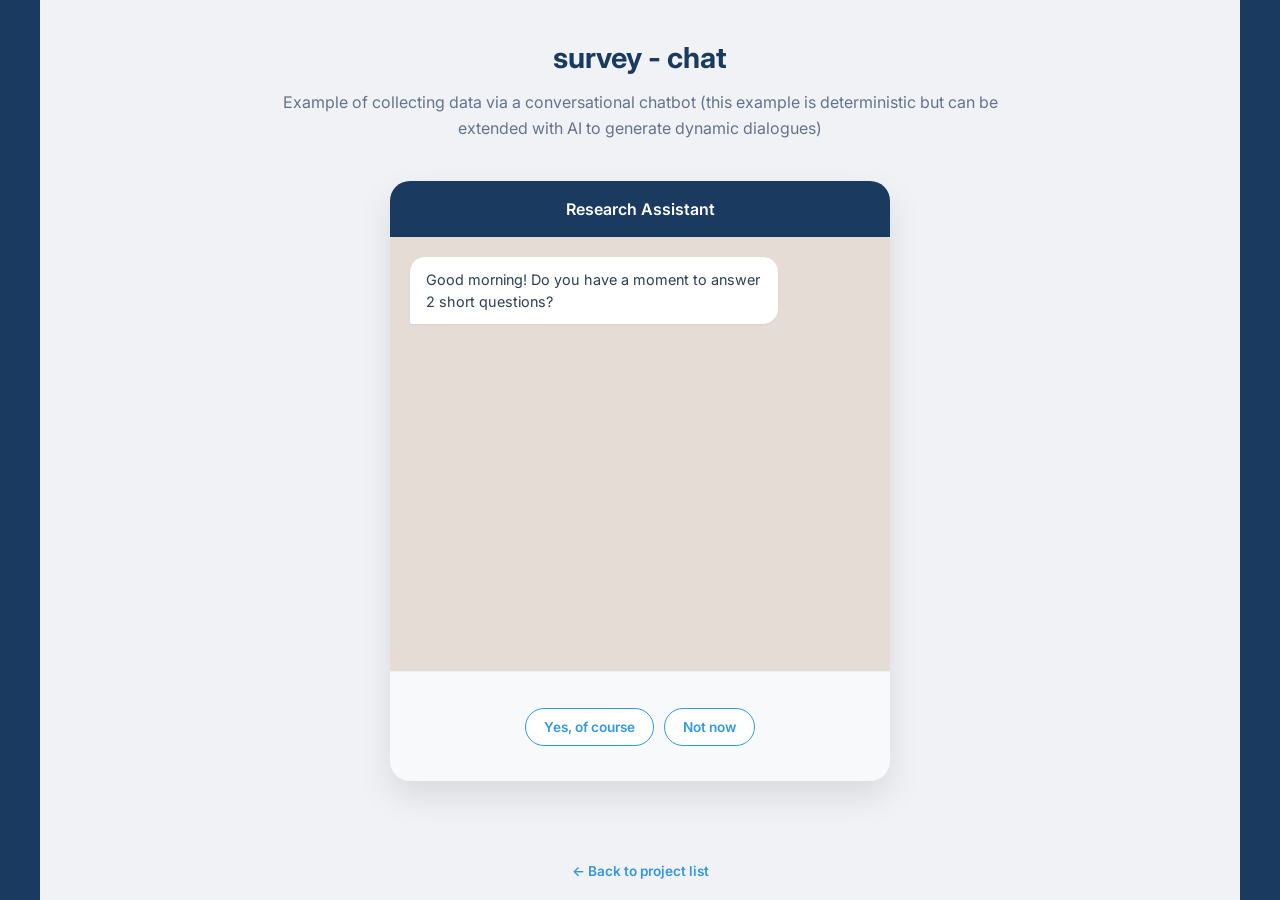
<file: demo/app7.html>
<!DOCTYPE html>
<html lang="pl">
<head>
    <meta charset="UTF-8">
    <meta name="viewport" content="width=device-width, initial-scale=1.0">
    <title>Chat Survey - Demo</title>
    <link rel="preconnect" href="https://fonts.googleapis.com">
    <link href="https://fonts.googleapis.com/css2?family=Inter:wght@400;600;700&display=swap" rel="stylesheet">
    <style>
        :root {
            --primary-blue: #1a3a5f;
            --accent-blue: #3498db;
            --bg-chat: #e5ddd5;
            --msg-bot: #ffffff;
            --msg-user: #dcf8c6;
            --text-dark: #2c3e50;
            --text-muted: #64748b;
            --border-color: #e2e8f0;
        }

        * { margin: 0; padding: 0; box-sizing: border-box; }
        
        body { 
            font-family: 'Inter', sans-serif; 
            background: var(--primary-blue); 
            color: var(--text-dark); 
            min-height: 100vh;
        }

        .page-wrapper { 
            max-width: 1200px; 
            margin: 0 auto; 
            background-color: #f0f2f5; 
            width: 100%;
            min-height: 100vh; 
            display: flex; 
            flex-direction: column; 
        }

        /* Sekcja nagłówka / opisu */
        .header-section {
            padding: 40px 20px;
            text-align: center;
            max-width: 800px;
            margin: 0 auto;
        }

        .header-section h2 {
            color: var(--primary-blue);
            font-size: 1.8rem;
            font-weight: 700;
            margin-bottom: 15px;
            text-transform: lowercase; /* Styl z Twojego nagłówka */
        }

        .header-section p {
            color: var(--text-muted);
            line-height: 1.6;
            font-size: 1rem;
        }

        /* Główne okno chatu */
        .chat-container { 
            flex-grow: 0; 
            max-width: 500px; 
            margin: 0 auto 40px auto; 
            width: 95%; 
            background: var(--bg-chat); 
            border-radius: 20px; 
            display: flex; 
            flex-direction: column; 
            overflow: hidden; 
            box-shadow: 0 15px 35px rgba(0,0,0,0.1); 
            height: 600px; 
        }
        
        .chat-header { 
            background: var(--primary-blue); 
            color: white; 
            padding: 18px; 
            text-align: center; 
            font-weight: 600; 
            font-size: 1rem; 
        }

        .chat-window { 
            flex-grow: 1; 
            padding: 20px; 
            overflow-y: auto; 
            display: flex; 
            flex-direction: column; 
            gap: 12px; 
        }

        .bubble { 
            max-width: 80%; 
            padding: 12px 16px; 
            border-radius: 15px; 
            font-size: 0.9rem; 
            line-height: 1.5; 
            position: relative; 
            box-shadow: 0 1px 2px rgba(0,0,0,0.05); 
        }
        
        .bot { 
            align-self: flex-start; 
            background: var(--msg-bot); 
            border-bottom-left-radius: 2px; 
        }
        
        .user { 
            align-self: flex-end; 
            background: var(--msg-user); 
            border-bottom-right-radius: 2px; 
            color: #1a3a5f;
            font-weight: 500;
        }

        .controls-area { 
            background: #f8f9fa; 
            padding: 20px; 
            border-top: 1px solid #eee; 
            min-height: 110px;
            display: flex;
            align-items: center;
            justify-content: center;
        }

        .chip-container { 
            display: flex; 
            gap: 10px; 
            justify-content: center; 
            flex-wrap: wrap; 
        }

        .chip { 
            background: white; 
            border: 1px solid var(--accent-blue); 
            color: var(--accent-blue); 
            padding: 10px 18px; 
            border-radius: 20px; 
            cursor: pointer; 
            font-size: 0.85rem; 
            font-weight: 600; 
            transition: all 0.2s; 
        }

        .chip:hover { 
            background: var(--accent-blue); 
            color: white; 
        }

        .slider-box { 
            width: 100%; 
            display: none; 
            text-align: center; 
        }

        .slider-box input { 
            width: 100%; 
            margin: 15px 0; 
            cursor: pointer;
        }

        .slider-labels { 
            display: flex; 
            justify-content: space-between; 
            font-size: 0.75rem; 
            color: #666; 
            margin-bottom: 15px;
        }

        .btn-send { 
            background: var(--accent-blue); 
            color: white; 
            border: none; 
            padding: 12px; 
            border-radius: 12px; 
            cursor: pointer; 
            font-weight: bold;
            width: 100%;
        }

        .hidden { display: none !important; }

        .back-container { text-align: center; padding: 20px; margin-top: auto; }
        .back-link { color: var(--accent-blue); text-decoration: none; font-size: 0.85rem; font-weight: 600; }
    </style>
</head>
<body>
    <div class="page-wrapper">
        
        <!-- Updated header -->
        <header class="header-section">
            <h2>survey - chat</h2>
            <p>Example of collecting data via a conversational chatbot (this example is deterministic but can be extended with AI to generate dynamic dialogues)</p>
        </header>

        <div class="chat-container">
            <div class="chat-header">Research Assistant</div>
            
            <div class="chat-window" id="chatWindow">
                <div class="bubble bot">Good morning! Do you have a moment to answer 2 short questions?</div>
            </div>

            <div class="controls-area">
                <!-- Initial choice -->
                <div id="start-chips" class="chip-container">
                    <div class="chip" onclick="handleFlow('yes')">Yes, of course</div>
                    <div class="chip" onclick="handleFlow('no')">Not now</div>
                </div>

                <!-- Slider -->
                <div id="slider-area" class="slider-box">
                    <p style="font-size: 0.85rem; font-weight: 600;">Your well-being: <span id="slider-val">3</span>/5</p>
                    <input type="range" id="rangeInput" min="1" max="5" step="1" value="3" 
                           oninput="document.getElementById('slider-val').innerText = this.value">
                    <div class="slider-labels">
                        <span>Very poor</span>
                        <span>Excellent</span>
                    </div>
                    <button class="btn-send" onclick="submitSlider()">Confirm choice</button>
                </div>

                <!-- Second question (chips) -->
                <div id="next-q-chips" class="chip-container hidden">
                    <div class="chip" onclick="handleFlow('productive')">Work/Study</div>
                    <div class="chip" onclick="handleFlow('relax')">Relaxation</div>
                    <div class="chip" onclick="handleFlow('other')">Other</div>
                </div>
            </div>
        </div>

        <div class="back-container">
            <a href="../demo.html" class="back-link">← Back to project list</a>
        </div>
    </div>

    <script>
    const chatWindow = document.getElementById('chatWindow');

    function addMessage(text, side) {
        const msg = document.createElement('div');
        msg.className = `bubble ${side}`;
        msg.textContent = text;
        chatWindow.appendChild(msg);
        chatWindow.scrollTop = chatWindow.scrollHeight;
    }

    function handleFlow(choice) {
        if (choice === 'yes') {
            addMessage("Yes, of course", "user");
            document.getElementById('start-chips').classList.add('hidden');

            setTimeout(() => {
                addMessage("Great! First: how would you rate your overall well‑being right now on a scale from 1 to 5?", "bot");
                document.getElementById('slider-area').style.display = 'block';
            }, 800);
        } 
        else if (choice === 'no') {
            addMessage("Not now", "user");
            document.getElementById('start-chips').classList.add('hidden');

            setTimeout(() => {
                addMessage("I understand. I'll reach out in the next session. Have a nice day!", "bot");
            }, 800);
        }
        else if (['productive', 'relax', 'other'].includes(choice)) {
            const labels = {productive: "Work/Study", relax: "Relaxation", other: "Other"};
            addMessage(labels[choice], "user");
            document.getElementById('next-q-chips').classList.add('hidden');

            setTimeout(() => {
                addMessage("Thank you! Your responses have been saved. This concludes the session.", "bot");
            }, 800);
        }
    }

    function submitSlider() {
        const val = document.getElementById('rangeInput').value;
        addMessage(`My well‑being: ${val}/5`, "user");
        document.getElementById('slider-area').style.display = 'none';

        setTimeout(() => {
            addMessage("Thank you. Second question: Which activity dominates your day today?", "bot");
            document.getElementById('next-q-chips').classList.remove('hidden');
        }, 800);
    }
</script>
</body>
</html>
</file>
<file: style.css>
:root {
    --primary-blue: #1a3a5f;
    --light-blue: #f0f7ff;
    --accent-blue: #3498db;
    --text-dark: #2c3e50;
    --text-light: #ffffff;
    --bg-page: #ffffff;
    --border-color: #e1e8ed;
}

* {
    margin: 0;
    padding: 0;
    box-sizing: border-box;
}

body {
    font-family: 'Inter', sans-serif;
    color: var(--text-dark);
    line-height: 1.6;
    background-color: var(--primary-blue);
    scroll-behavior: smooth;
}

.page-wrapper {
    max-width: 1200px;
    margin: 0 auto;
    background-color: var(--bg-page);
    min-height: 100vh;
    box-shadow: 0 0 40px rgba(0,0,0,0.3);
    position: relative;
}

.container {
    max-width: 1000px;
    margin: 0 auto;
    padding: 0 40px;
}

.section {
    padding: 80px 0;
}

.navbar {
    position: sticky;
    top: 0;
    width: 100%;
    background: #b1c2d6;

    border-bottom: 1px solid var(--border-color);
    z-index: 1000;
}

.nav-container {
    max-width: 1000px;
    margin: 0 auto;
    display: flex;
    justify-content: space-between;
    align-items: center;
    padding: 15px 40px;
}

.nav-profile img {
    border-radius: 50%;
    border: 2px solid var(--primary-blue);
    width: 50px;
    height: 50px;
}

.nav-links {
    display: flex;
    list-style: none;
    gap: 30px;
}

.nav-links a {
    text-decoration: none;
    color: var(--primary-blue);
    font-weight: 600;
    font-size: 0.9rem;
    transition: color 0.3s;
}

.nav-links a:hover, .nav-links a.active {
    color: var(--accent-blue);
}

.hero h1, .demo-hero h1 {
    font-size: 2.5rem;
    color: var(--primary-blue);
    margin-bottom: 20px;
}

.intro-text {
    font-size: 1.1rem;
    max-width: 700px;
    color: #576574;
}

.services {
    background-color: var(--light-blue);
}

.services h2 {
    margin-bottom: 40px;
    color: var(--primary-blue);
}

.services-grid {
    display: grid;
    grid-template-columns: repeat(auto-fit, minmax(190px, 1fr));
    gap: 30px;
}

.service-item h3 {
    color: var(--accent-blue);
    margin-bottom: 10px;
}

.timeline {
    position: relative;
    padding-left: 40px;
}

.timeline::before {
    content: '';
    position: absolute;
    left: 0;
    top: 0;
    width: 2px;
    height: 100%;
    background: var(--primary-blue);
}

.timeline-item {
    position: relative;
    display: flex;
    align-items: center;
    margin-bottom: 60px;
}

.timeline-img {
    position: absolute;
    left: -70px;
    background: white;
    padding: 5px;
}

.timeline-img img {
    width: 65px;
    height: 65px;
    object-fit: cover;
    border: 1px solid var(--border-color);
}

.timeline-content {
    background: white;
    padding: 0 20px;
}

.footer-grid {
    display: grid;
    grid-template-columns: 1fr 1fr;
    gap: 50px;
    border-top: 1px solid var(--border-color);
    padding-top: 50px;
}

.contact-card {
    background: var(--primary-blue);
    color: white;
    padding: 30px;
    border-radius: 4px;
}

.contact-card h3 {
    margin-bottom: 15px;
}

.email-link {
    color: var(--accent-blue);
    text-decoration: none;
    font-weight: 600;
}

.demo-grid {
    display: grid;
    grid-template-columns: repeat(auto-fit, minmax(280px, 1fr));
    gap: 25px;
}

.demo-card {
    padding: 30px;
    border: 1px solid var(--border-color);
    border-radius: 4px;
    transition: all 0.3s;
    display: flex;
    flex-direction: column;
}

.demo-card:hover {
    border-color: var(--accent-blue);
    box-shadow: 0 5px 15px rgba(0,0,0,0.05);
}

.demo-card h3 {
    color: var(--primary-blue);
    margin-bottom: 15px;
    font-size: 1.2rem;
}

.demo-card p {
    font-size: 0.95rem;
    color: #576574;
    margin-bottom: 25px;
    flex-grow: 1;
}

.btn-primary, .btn-secondary {
    display: inline-block;
    text-decoration: none;
    border-radius: 4px;
    font-weight: 600;
    font-size: 0.9rem;
    transition: all 0.2s;
    text-align: center;
}

.btn-primary {
    background: var(--accent-blue);
    color: white;
    padding: 12px 25px;
    margin-top: 15px;
}

.btn-secondary {
    color: var(--accent-blue);
    padding: 10px 0;
    border-bottom: 2px solid transparent;
    align-self: flex-start;
}

.btn-secondary:hover {
    border-bottom-color: var(--accent-blue);
}

/* Logika przełączania języków */
.lang-pl .en { display: none; }
.lang-en .pl { display: none; }

.nav-right {
    display: flex;
    align-items: center;
    gap: 20px;
}

.lang-btn {
    background: var(--primary-blue);
    color: white;
    border: none;
    padding: 5px 10px;
    border-radius: 4px;
    cursor: pointer;
    font-weight: bold;
    font-size: 0.8rem;
}

.lang-btn:hover {
    background: var(--accent-blue);
}


.custom-idea-box {
    margin-top: 60px;
    transition: transform 0.3s ease;
}
.custom-idea-box:hover {
    transform: scale(1.0);
}


/* Stylizacja wrappera maila */
.email-wrapper {
    display: flex;
    align-items: center;
    background: rgba(255, 255, 255, 0.1);
    padding: 10px 15px;
    border-radius: 8px;
    margin: 20px 0;
    position: relative;
    border: 1px solid rgba(255, 255, 255, 0.2);
}

#email-address {
    font-weight: 600;
    color: var(--white);
    margin-right: 15px;
}

#copy-btn {
    background: none;
    border: none;
    color: var(--accent-blue);
    cursor: pointer;
    font-size: 1.1rem;
    transition: 0.3s;
}

#copy-btn:hover {
    color: var(--white);
    transform: scale(1.2);
}


#copy-msg {
    position: absolute;
    right: 50%;
    transform: translateX(50%); 
    bottom: -25px;
    font-size: 0.75rem;
    color: var(--accent-blue);
    font-weight: 600;
    display: none;
    white-space: nowrap;
}

.custom-idea-box #copy-btn {
    color: var(--accent-blue);
}

.custom-idea-box #copy-btn:hover {
    color: var(--primary-blue);
}

.btn-outline-white {
    display: inline-block;
    padding: 10px 20px;
    border: 1px solid var(--white);
    color: var(--white);
    text-decoration: none;
    border-radius: 8px;
    font-size: 0.9rem;
    font-weight: 600;
    transition: 0.3s;
}

.btn-outline-white:hover {
    background: var(--white);
    color: var(--primary-blue);
}

.contact-card p strong {
    color: var(--accent-blue); 
}

/* Language switcher (dostosowane do istniejącego CSS) */
.nav-right {
display: flex;
align-items: center;
gap: 16px;
margin-left: 16px;
}
.lang-link {
display: inline-flex;
align-items: center;
justify-content: center;
background: transparent;
padding: 4px;
border-radius: 4px;
text-decoration: none;
}
.lang-link img {
display: block;
width: 48px;
height: 32px;
object-fit: cover;
border-radius: 2px;
border: 1px solid rgba(0,0,0,0.06);
transition: transform 0.12s ease, box-shadow 0.12s ease;
}
.lang-link:focus, .lang-link:hover {
transform: translateY(-2px);
box-shadow: 0 2px 6px rgba(0,0,0,0.08);
outline: none;
}



@media (max-width: 768px) {
    /* Ukrywamy całe logo na telefonach */
    .nav-profile {
        display: none;
    }

    /* Centrujemy menu i zmniejszamy padding, aby pasek był bardzo smukły */
    .nav-container {
        justify-content: center;
        padding: 15px 25px; /* Zmniejszone z 15px na 10px */
    }

    /* Zmniejszamy odstępy między linkami, żeby zmieściły się w jednej linii na szerokość ekranu */
    .nav-links {
        gap: 15px; /* Zmniejszone z 30px na 15px */
    }
}

@media (max-width: 900px) {
    .page-wrapper {
        margin: 0;
        max-width: 100%;
    }
}

@media (max-width: 768px) {
    .container { padding: 0 25px; }
    .footer-grid { grid-template-columns: 1fr; }
    .timeline { padding-left: 20px; }
    .timeline-img { position: static; margin-right: 20px; margin-bottom: 10px; }
    .timeline-item { flex-direction: column; align-items: flex-start; }
}
</file>
